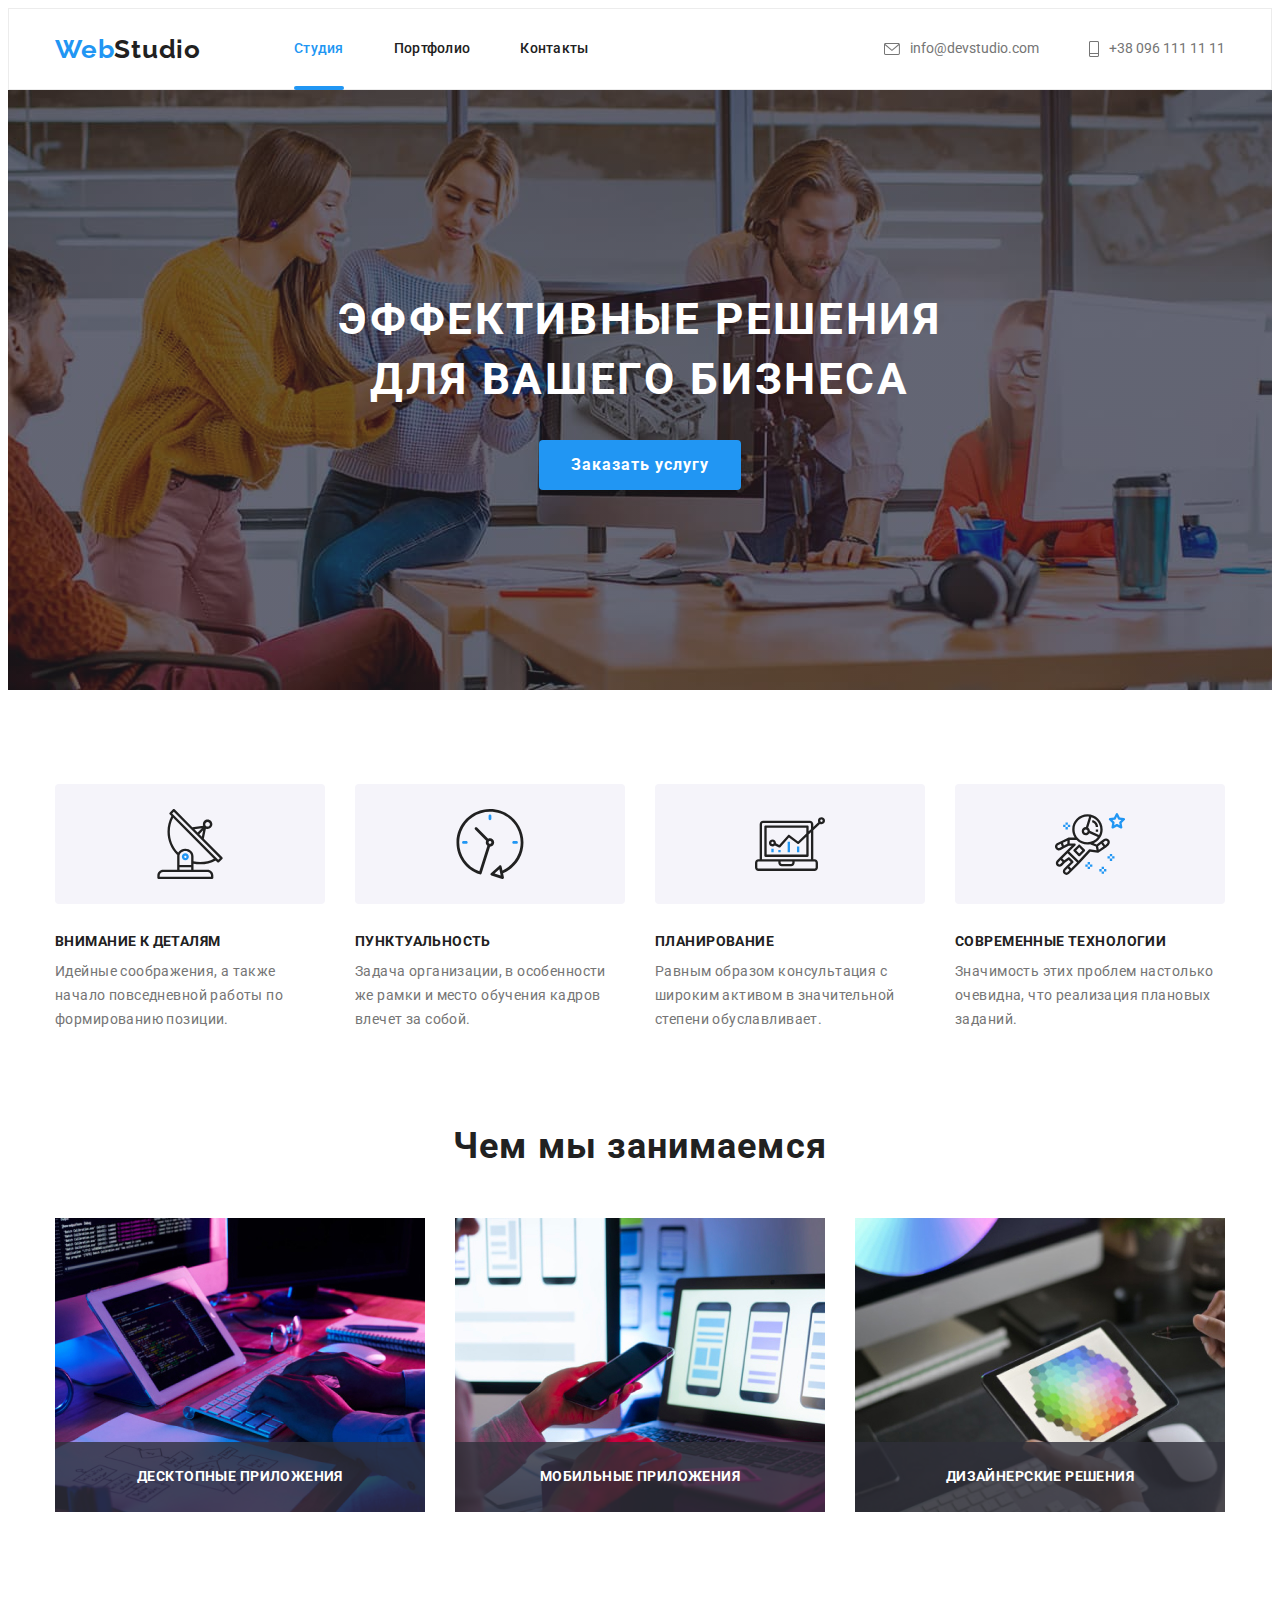
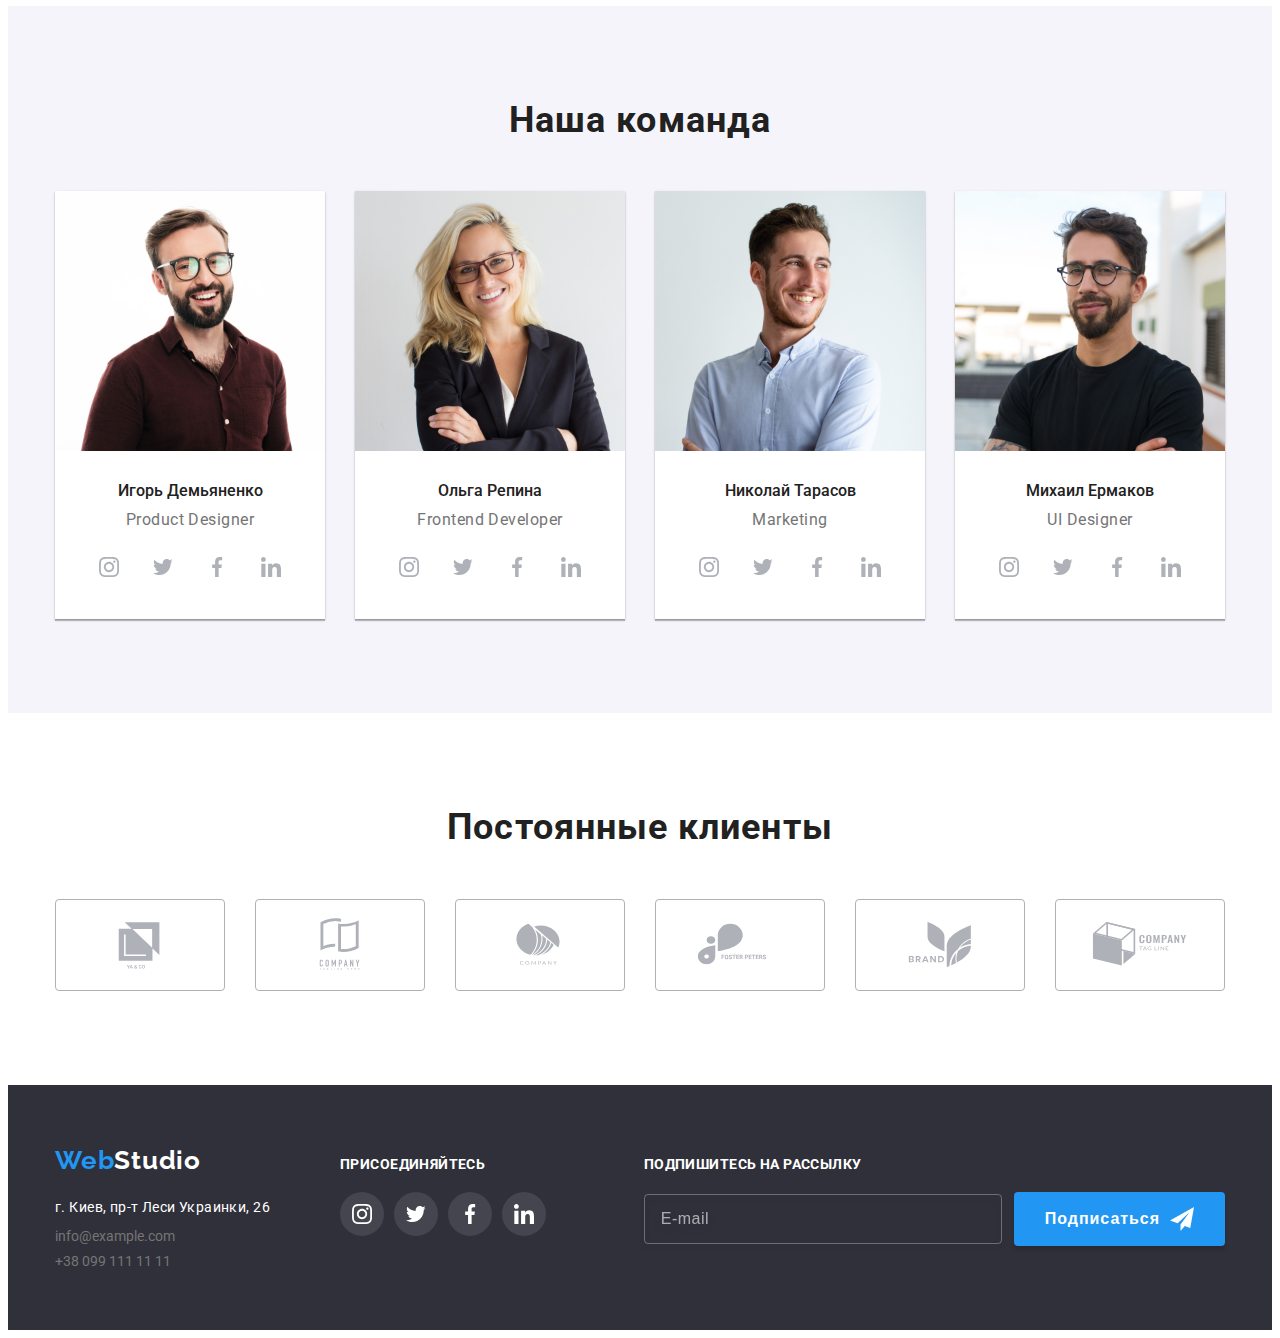
<file: index.html>
<!DOCTYPE html>
<html lang="ru">
  <head>
    <meta charset="UTF-8"/>
    <meta http-equiv="X-UA-Compatible" content="IE=edge"/>
    <meta name="viewport"content="width=device-width, initial-scale=1.0"
/>
    <title>Document</title>
    <link rel="preconnect"href="https://fonts.googleapis.com"/>
    <link rel="preconnect"href="https://fonts.gstatic.com" crossorigin/>
    <link href="https://fonts.googleapis.com/css2?family=Raleway:wght@700&family=Roboto:ital,wght@0,400;0,500;1,700;1,900&display=swap"rel="stylesheet"/>
    <link
            rel="stylesheet"
            href="https://cdnjs.cloudflare.com/ajax/libs/modern-normalize/1.1.0/modern-normalize.min.css"
            integrity="sha512-wpPYUAdjBVSE4KJnH1VR1HeZfpl1ub8YT/NKx4PuQ5NmX2tKuGu6U/JRp5y+Y8XG2tV+wKQpNHVUX03MfMFn9Q=="
            crossorigin="anonymous"
            referrerpolicy="no-referrer"
        />
        <link
        rel="stylesheet"
        href="https://cdnjs.cloudflare.com/ajax/libs/animate.css/4.1.1/animate.min.css"
      />
    <link rel="stylesheet"href="./css/styles.css"/>
  </head>
  <body>
    <header class="page-header">
      <nav class="header-container container main-nav ">
        <a class="logo  animate__animated animate__bounce" href="index.html"
        >
          <span class="web">Web</span>Studio</a>

        <ul class="site-nav list">
          <li class="item"><a href="" class="item-link nav-link-item current">Студия</a></li>
          <li class="item">
            <a href="./portfolio.html" class="item-link">Портфолио</a>
          </li>
          <li class="item"><a href="" class="item-link">Контакты</a></li>
        </ul>

        <ul class="contacts-list list">
          <li class="contacts-item">
            <a class="contacts-link link" href="mailto:info@devstudio.com">
              <svg class="contacts-icon" width="16" height="12">
                <use href="./images/sprite.svg#icon-envelope-1"></use>
              </svg>
              info@devstudio.com</a>
          </li>
          <li class="contacts-item">
            <a class="contacts-link link" href="tel:+38 096 111 11 11">
              <svg class="contacts-icon" width="10" height="16">
                <use href="./images/sprite.svg#icon-telephone"></use>
              </svg>
              +38 096 111 11 11
            </a>
          </li>
        </ul>
      </nav>
    </header>

    <main>
      <section class="hero">
        <h1 class="hero-title">ЭФФЕКТИВНЫЕ РЕШЕНИЯ <br/>ДЛЯ ВАШЕГО БИЗНЕСА</h1>
        <button type="button" class="button-primary" data-modal-open>Заказать услугу</button>
      </section>

      <section class="section">
        <div class="container">
          <h2 class="hidden">Особенности</h2>
          <ul class="feature-list">
            <li class="item">
              <div class="feature-icon-blok">
                <svg class="icon-blok" width="70" height="70">
                    <use href="./images/sprite.svg#icon-antenna"></use>
                </svg>
            </div>
              <h3 class="title">ВНИМАНИЕ К ДЕТАЛЯМ</h3> 
              <p class="features-text">Идейные соображения, а также начало повседневной работы по формированию позиции.</p>
            </li>

            <li class="item">
              <div class="feature-icon-blok">
                <svg class="icon-blok" width="70" height="70">
                    <use href="./images/sprite.svg#icon-clock"></use>
                </svg>
            </div>
              <h3 class="title">ПУНКТУАЛЬНОСТЬ</h3>
              <p class="features-text">Задача организации, в особенности же рамки и место обучения кадров влечет за собой.</p>
            </li>
            <li class="item">
              <div class="feature-icon-blok">
                <svg class="icon-blok" width="70" height="70">
                    <use href="./images/sprite.svg#icon-diagram"></use>
                </svg>
            </div>
              <h3 class="title">ПЛАНИРОВАНИЕ</h3>
              <p class="features-text">Равным образом консультация с широким активом в значительной степени обуславливает.</p>
            </li>
            <li class="item">
              <div class="feature-icon-blok">
                <svg class="icon-blok" width="70" height="70">
                    <use href="./images/sprite.svg#icon-astronaut"></use>
                </svg>
            </div>
              <h3 class="title">СОВРЕМЕННЫЕ ТЕХНОЛОГИИ</h3>
              <p class="features-text">Значимость этих проблем настолько очевидна, что реализация плановых заданий.</p>
            </li>
          </ul>
        </div>
      </section>
      <section class="section no-padding padding-bottom">
        <div class="container">
          <h2 class="section-title centered">Чем мы занимаемся</h2>
          <ul class="info-list list">
            <li class="info-item">
              <img class="info-item-img"src="./images/img1.jpg"alt="пишет код"/>
              <div class="info-box">
                <p class="info-item-text">ДЕСКТОПНЫЕ ПРИЛОЖЕНИЯ</p>
              </div>
            </li>
            <li class="info-item">
              <img class="info-item-img"src="./images/img2.jpg"alt="выбирает дизайн"width="370"/>
              <div class="info-box">
                <p class="info-item-text">МОБИЛЬНЫЕ ПРИЛОЖЕНИЯ</p>
              </div>
            </li>
            <li class="info-item">
              <img class="info-item-img"src="./images/img3.jpg"alt="выбирает цвета"width="370"/>
              <div class="info-box">
                <p class="info-item-text">ДИЗАЙНЕРСКИЕ РЕШЕНИЯ</p>
              </div>
            </li>
          </ul>
        </div>
      </section>

      <section class="section team">
        <div class="container">
          <h2 class="section-title centered">Наша команда</h2>
          <ul class="team-list list">
            <li class="team-photo">
              <img src="./images/img4.jpg" alt="Дизанер" width="270"/>
              <div class="team-description">
                <h3 class="our-team">Игорь Демьяненко</h3>
                <p class="team-text"lang="en">Product Designer</p>
                <div class="our-team-social">
                  <ul class="social-list social-list-grey">
                      <li class="social-item">
                          <a href="" class="social-link">
                              <svg class="social-icon" width="20" height="20">
                                  <use href="./images/sprite.svg#icon-instagram"></use>
                              </svg>
                          </a> 
                      </li>
                      <li class="social-item">
                          <a href="" class="social-link">
                          <svg class="social-icon" width="20" height="20">
                              <use href="./images/sprite.svg#icon-tvitter"></use>
                           </svg>
                          </a>
                      </li>
                      <li class="social-item">
                          <a href="" class="social-link">
                          <svg class="social-icon" width="20" height="20">
                              <use href="./images/sprite.svg#icon-facebook"></use>
                           </svg>
                          </a>
                          </li>
                          <li class="social-item">
                              <a href="" class="social-link">
                              <svg class="social-icon" width="20" height="20">
                                  <use href="./images/sprite.svg#icon-linkedin"></use>
                               </svg>
                              </a>
                      </li>
                  </ul>
              </div>  
              </div>
            </li>

            <li class="team-photo">
              <img src="./images/img5.jpg" alt="разработчик" width="270"/>
              <div class="team-description">
                <h3 class="our-team">Ольга Репина</h3>
                <p class="team-text" lang="en">Frontend Developer</p>
                <div class="our-team-social">
                  <ul class="social-list social-list-grey">
                      <li class="social-item">
                          <a href="" class="social-link">
                              <svg class="social-icon" width="20" height="20">
                                  <use href="./images/sprite.svg#icon-instagram"></use>
                              </svg>
                          </a> 
                      </li>
                      <li class="social-item">
                          <a href="" class="social-link">
                          <svg class="social-icon" width="20" height="20">
                              <use href="./images/sprite.svg#icon-tvitter"></use>
                           </svg>
                          </a>
                      </li>
                      <li class="social-item">
                          <a href="" class="social-link">
                          <svg class="social-icon" width="20" height="20">
                              <use href="./images/sprite.svg#icon-facebook"></use>
                           </svg>
                          </a>
                          </li>
                          <li class="social-item">
                              <a href="" class="social-link">
                              <svg class="social-icon" width="20" height="20">
                                  <use href="./images/sprite.svg#icon-linkedin"></use>
                               </svg>
                              </a>
                      </li>
                  </ul>
              </div>  
              </div>
            </li>

            <li class="team-photo">
              <img src="./images/img6.jpg" alt="маркетолог" width="270"/>
              <div class="team-description">
                <h3 class="our-team">Николай Тарасов</h3>
                <p class="team-text"lang="en">Marketing</p>
                <div class="our-team-social">
                  <ul class="social-list social-list-grey">
                      <li class="social-item">
                          <a href="" class="social-link">
                              <svg class="social-icon" width="20" height="20">
                                  <use href="./images/sprite.svg#icon-instagram"></use>
                              </svg>
                          </a> 
                      </li>
                      <li class="social-item">
                          <a href="" class="social-link">
                          <svg class="social-icon" width="20" height="20">
                              <use href="./images/sprite.svg#icon-tvitter"></use>
                           </svg>
                          </a>
                      </li>
                      <li class="social-item">
                          <a href="" class="social-link">
                          <svg class="social-icon" width="20" height="20">
                              <use href="./images/sprite.svg#icon-facebook"></use>
                           </svg>
                          </a>
                          </li>
                          <li class="social-item">
                              <a href="" class="social-link">
                              <svg class="social-icon" width="20" height="20">
                                  <use href="./images/sprite.svg#icon-linkedin"></use>
                               </svg>
                              </a>
                      </li>
                  </ul>
              </div>  
              </div>
            </li>

            <li class="team-photo">
              <img src="./images/img7.jpg" alt="ui дизайнер" width="270"/>
              <div class="team-description">
                <h3 class="our-team">Михаил Ермаков</h3>
                <p class="team-text"lang="en">UI Designer</p>
                <div class="our-team-social">
                  <ul class="social-list social-list-grey">
                      <li class="social-item">
                          <a href="" class="social-link">
                              <svg class="social-icon" width="20" height="20">
                                  <use href="./images/sprite.svg#icon-instagram"></use>
                              </svg>
                          </a> 
                      </li>
                      <li class="social-item">
                          <a href="" class="social-link">
                          <svg class="social-icon" width="20" height="20">
                              <use href="./images/sprite.svg#icon-tvitter"></use>
                           </svg>
                          </a>
                      </li>
                      <li class="social-item">
                          <a href="" class="social-link">
                          <svg class="social-icon" width="20" height="20">
                              <use href="./images/sprite.svg#icon-facebook"></use>
                           </svg>
                          </a>
                          </li>
                          <li class="social-item">
                              <a href="" class="social-link">
                              <svg class="social-icon" width="20" height="20">
                                  <use href="./images/sprite.svg#icon-linkedin"></use>
                               </svg>
                              </a>
                      </li>
                  </ul>
              </div>  
              </div>
            </li>
          </ul>
        </div>
      </section>
      <section class="section clients">
        <div class="container">
          <h2 class="section-title centered">Постоянные клиенты</h2>
          <ul class="clients-list">
          <li class="clients-list-item">
            <a href="#" class="clients-list-item-link">
              <svg class="clients-icon" width="106" height="60">
                <use href="./images/sprite.svg#icon-logo">
                </use>
              </svg>
            </a>
          </li>
          <li class="clients-list-item">
            <a href="#" class="clients-list-item-link">
              <svg class="clients-icon" width="106" height="60">
                <use href="./images/sprite.svg#icon-logo-1">
                </use>
              </svg>
            </a>
          </li>
          <li class="clients-list-item">
            <a href="#" class="clients-list-item-link">
              <svg class="clients-icon" width="106" height="60">
                <use href="./images/sprite.svg#icon-logo-2">
                </use>
              </svg>
            </a>
          </li>
          <li class="clients-list-item">
            <a href="#" class="clients-list-item-link">
              <svg class="clients-icon" width="106" height="60">
                <use href="./images/sprite.svg#icon-logo-3">
                </use>
              </svg>
            </a>
          </li>
          <li class="clients-list-item">
            <a href="#" class="clients-list-item-link">
              <svg class="clients-icon" width="106" height="60">
                <use href="./images/sprite.svg#icon-logo-4">
                </use>
              </svg>
            </a>
          </li>
          <li class="clients-list-item">
            <a href="#" class="clients-list-item-link">
              <svg class="clients-icon" width="106" height="60">
                <use href="./images/sprite.svg#icon-logo-5">
                </use>
              </svg>
            </a>
          </li>
        </ul>
        </div>
      </section>
    </main>
    <footer class="footer">
      <div class="container footer-conteiner">
          <div class="footer-iner-left">
           <a class="logo-footer" href="index.html">
             <span class="web">Web</span>Studio</a>
             <address class="contakts-address">
             <ul class="contakts-list">
             <li class="contakts-item">
              <a href="" class="address-link link">г. Киев, пр-т Леси Украинки, 26</a>
             </li>
             <li class="contakts-item">
              <a href="mailto:info@example.com" class="contacts-link link">info@example.com</a>
             </li>
             <li class="contakts-item">
              <a href="tel:+380991111111" class="contacts-link link">+38 099 111 11 11</a>
            </li>
           </ul>
           </address>
          </div>
          <div class="footer-iner-right">
            <div class="footer-social">
              <p class="footer-social-title">присоединяйтесь</p>
              <ul class="social-list">
                <li class="social-item">
                  <a href="#" class="social-link">
                    <i class="icon-instagram"></i>
                    <svg class="clients-icon" width="20" height="20">
                      <use href="./images/sprite.svg#icon-instagram-1">
                      </use>
                    </svg>
                  </a>
                </li>
                <li class="social-item">
                  <a href="#" class="social-link">
                    <i class="icon-twitter"></i>
                    <svg class="clients-icon" width="20" height="20">
                      <use href="./images/sprite.svg#icon-tvitter-1">
                      </use>
                    </svg>
                  </a>
                </li>
                <li class="social-item">
                  <a href="#" class="social-link">
                    <i class="icon-facebook"></i>
                    <svg class="clients-icon" width="20" height="20">
                      <use href="./images/sprite.svg#icon-facebook-1">
                      </use>
                    </svg>
                  </a>
                </li>
                <li class="social-item">
                  <a href="#" class="social-link">
                    <i class="icon-linkedin"></i>
                    <svg class="clients-icon" width="20" height="20">
                      <use href="./images/sprite.svg#icon-linkedin-1">
                      </use>
                    </svg>
                  </a>
                </li>
              </ul>
            </div>
          </div>
          <form class="footer-form">
            <p class="footer-form-head">ПОДПИШИТЕСЬ НА РАССЫЛКУ</p>
            <div class="footer-form-box">
              <label class="footer-form-label">
                <input class="footer-form-input" type="email" placeholder="E-mail">
              </label>
              <button class="footer-form-btn" type="submit">Подписаться
              <svg class="footer-form-icon" width="24" height="24">
                <use href="./images/sprite.svg#icon-icon-send-1"></use>
              </svg>
            </button>
            </div>
          </form>
      </div>
    </footer>
    <div class="backdrop is-hidden" data-modal>
    <div class="modal">
      <button type="button" class="modal-btn" data-modal-close>
        <svg class="modal-close-icon" width="11" height="11">
          <use href="./images/sprite.svg#icon-close">
          </use>
        </svg>
      </button>
        <form action="#" class="modal-form">
          <p class="modal-form-head">
            Оставьте свои данные, мы вам перезвоним
          </p>
          
          <label for="" class="modal-form-field">
            Имя
            <span class="modal-form-wrapper">
              <input type="text" class="modal-form-input" name="user-name"
              minlength="2"pattern="[a-zA-Zа-яёА-ЯЁ]+"
              title="Имя должно содержать символы кириллицы или латиницы"
              required
              />
            <svg class="modal-form-icon" width="18" height="18">
              <use href="./images/sprite.svg#icon-Vector-1-1">
              </use>
            </svg>
          </span>    
          </label>
          <label for="" class="modal-form-field">
            Телефон
            <span class="modal-form-wrapper">
              <input type="tel" class="modal-form-input" name="user-tel"/>
              <svg class="modal-form-icon" width="18" height="18">
                <use href="./images/sprite.svg#icon-telephon">
                </use>
              </svg>
            </span> 
          </label> 
          <label for="" class="modal-form-field">
            Почта
            <span class="modal-form-wrapper">
              <input type="mail" class="modal-form-input" name="user-mail"/>
            <svg class="modal-form-icon" width="21" height="21">
              <use href="./images/sprite.svg#icon-envelope">
              </use>
            </svg>
            </span>  
          </label>
          <label for="" class="modal-form-field-message">Комментарий<textarea
            class="modal-form-message"name="user-message"placeholder="Введите текст"></textarea>
          </label>
          <input type="checkbox" id="acept-policy"
          class="modal-form-checkbox visually-hidden">
          <label for="acept-policy" class="modal-form-checkbox-label">Соглашаюсь с рассылкой и принимаю&nbsp;
            <span class="checkbox-icon"></span><a class="checkbox-link" href="#">Условия договора</a>
          </label>
          <button class="modal-form-button" type="submit">Отправить</button>
        </form>
    </div>
    </div>
  </body>
  <script src="./js/modal.js"></script>
</html>
</file>
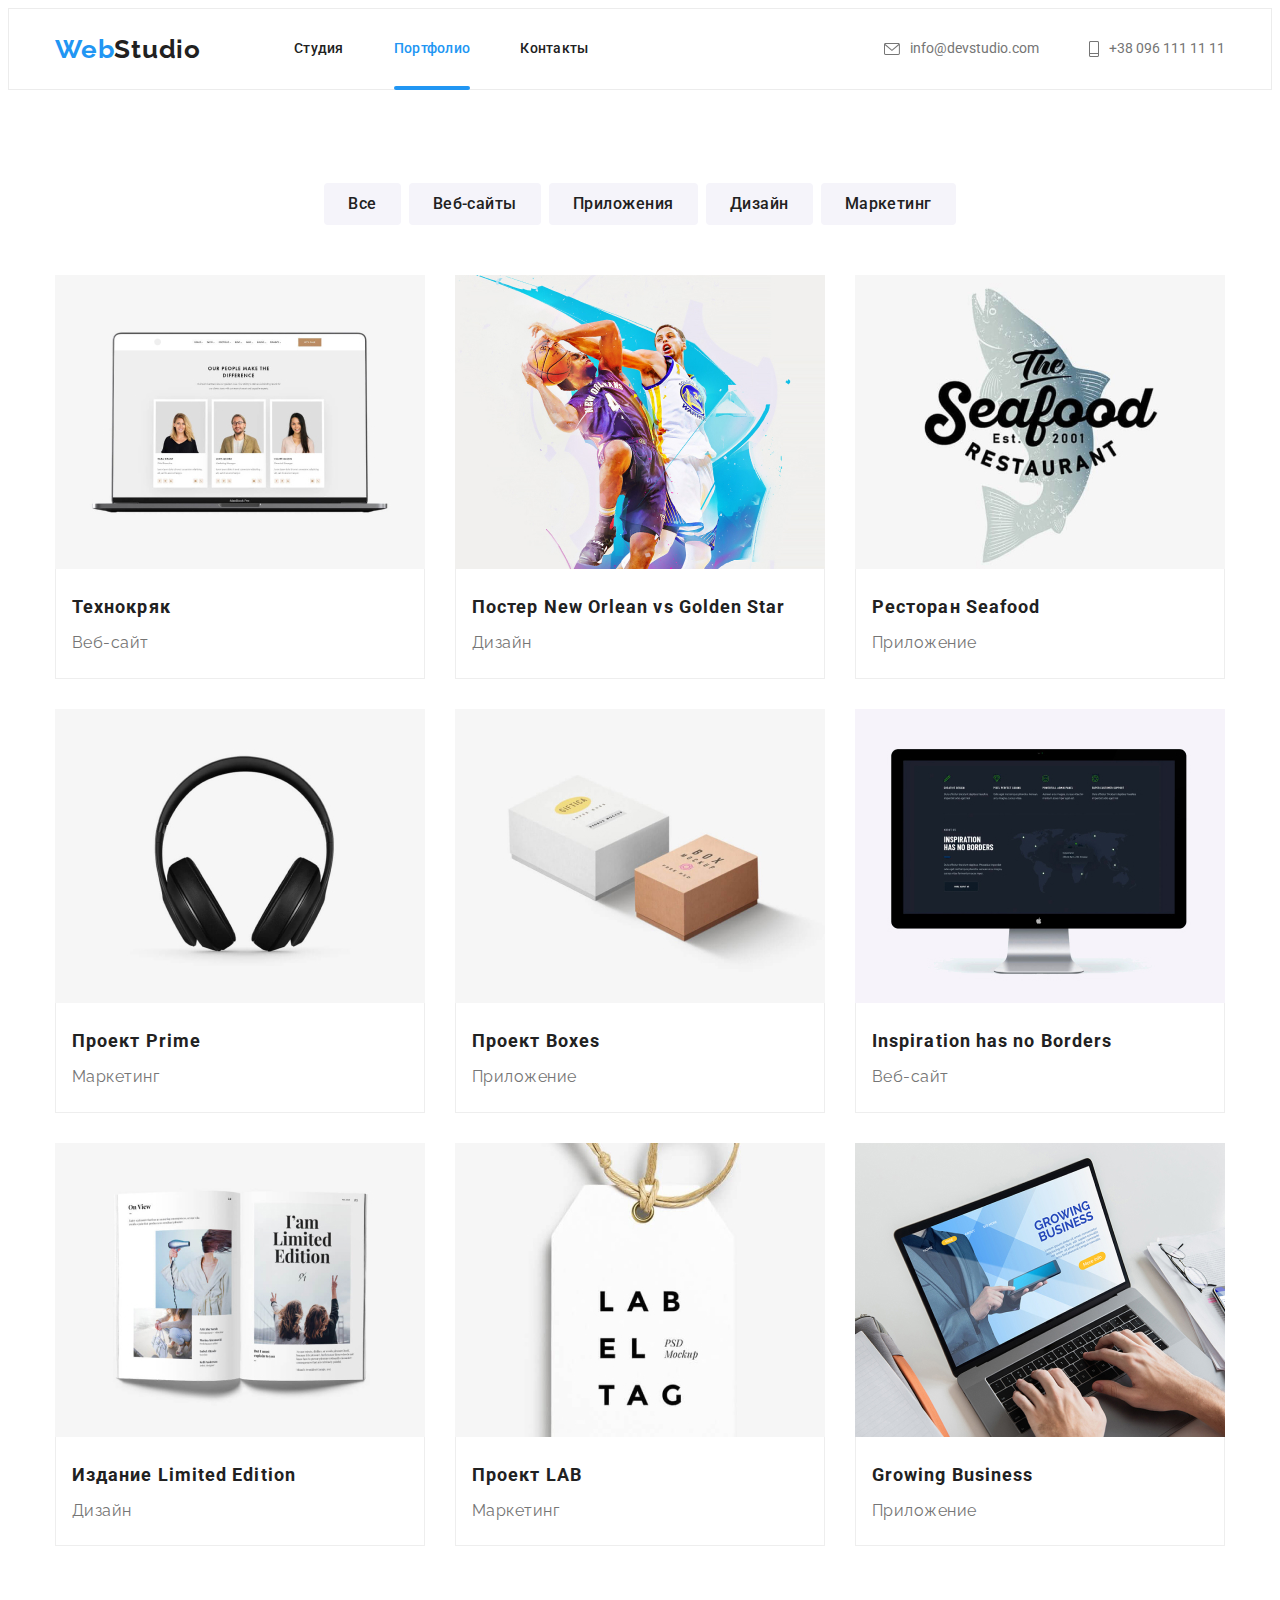
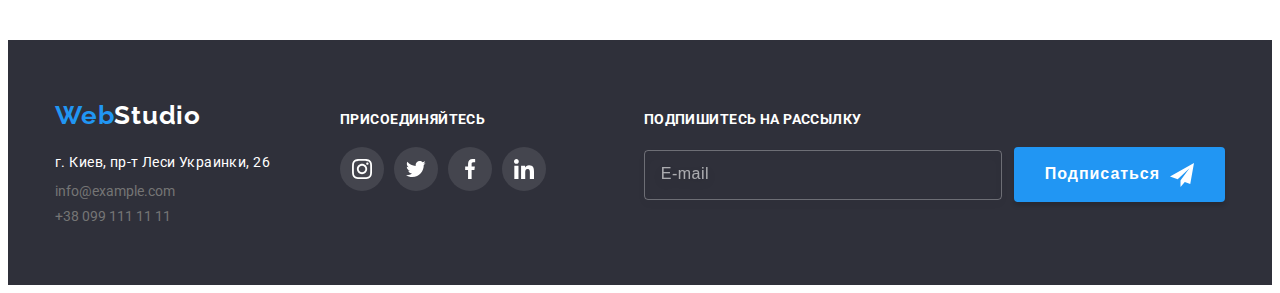
<file: portfolio.html>
<!DOCTYPE html>
<html lang="ru">
  <head>
    <meta charset="UTF-8"/>
    <meta http-equiv="X-UA-Compatible" content="IE=edge"/>
    <meta name="viewport"content="width=device-width, initial-scale=1.0"
/>
    <title>Document</title>
    <link rel="preconnect"href="https://fonts.googleapis.com"/>
    <link rel="preconnect"href="https://fonts.gstatic.com" crossorigin/>
    <link href="https://fonts.googleapis.com/css2?family=Raleway:wght@700&family=Roboto:ital,wght@0,400;0,500;1,700;1,900&display=swap"rel="stylesheet"/>
    <link
            rel="stylesheet"
            href="https://cdnjs.cloudflare.com/ajax/libs/modern-normalize/1.1.0/modern-normalize.min.css"
            integrity="sha512-wpPYUAdjBVSE4KJnH1VR1HeZfpl1ub8YT/NKx4PuQ5NmX2tKuGu6U/JRp5y+Y8XG2tV+wKQpNHVUX03MfMFn9Q=="
            crossorigin="anonymous"
            referrerpolicy="no-referrer"
        />
        <link
        rel="stylesheet"
        href="https://cdnjs.cloudflare.com/ajax/libs/animate.css/4.1.1/animate.min.css"
      />
    <link rel="stylesheet"href="./css/styles.css"/>
  </head>
<body>
  <header class="page-header">
    <nav class="header-container container main-nav">
      <a class="logo" href="index.html">
        <span class="web">Web</span>Studio</a>

      <ul class="site-nav list">
        <li class="item"><a href="./index.html" class="item-link">Студия</a></li>
        <li class="item">
          <a href="./portfolio.html" class="item-link nav-link-item current">Портфолио</a>
        </li>
        <li class="item"><a href="" class="item-link">Контакты</a></li>
      </ul>

      <ul class="contacts-list list">
        <li class="contacts-item">
          <a class="contacts-link link" href="mailto:info@devstudio.com">
            <svg class="contacts-icon" width="16" height="12">
              <use href="./images/sprite.svg#icon-envelope-1"></use>
            </svg>
            info@devstudio.com</a>
        </li>
        <li class="contacts-item">
          <a class="contacts-link link" href="tel:+38 096 111 11 11">
            <svg class="contacts-icon" width="10" height="16">
              <use href="./images/sprite.svg#icon-telephone"></use>
            </svg>
            +38 096 111 11 11
          </a>
        </li>
      </ul>
    </nav>
  </header>
    <main>
        <section class="section">
            <div class="container">
                <h1 class="visually-hidden">Портфолио</h1>
                <ul class="filter-list list">
                    <li class="filter-item"><button type="button"class="filter-btn active">Все</button>
                    </li>
                    <li class="filter-item"><button type="button"class="filter-btn">Веб-сайты</button>
                    </li>
                    <li class="filter-item"><button type="button"class="filter-btn">Приложения</button>
                    </li>
                    <li class="filter-item"><button type="button"class="filter-btn">Дизайн</button>
                    </li>
                    <li class="filter-item"><button type="button"class="filter-btn">Маркетинг</button>
                    </li>
                </ul>
                <ul class="flex-container">
                    <li class="flex-element">
                      <a href="" class="portfolio-link">
                        <div class="box-images">
                        <img src="./images/img(1.jpg" width="370"/>
                        <div class="overlay">
                          <p class="overlay-text">Технокряк это современая площадка распространения коронавируса. Компании используют эту платформу для цифрового шпионажа и атак на защищённые сервера конкурентов.</p>
                        </div>
                      </div>

                    <div class="box-title">
                        <h2 class="portfolio-work">Технокряк</h2>
                        <p class="portfolio-text">Веб-сайт</p>
                    </div>
                      </a>
                    </li>

                    <li class="flex-element">
                      <a href="" class="portfolio-link">
                        <div class="box-images">
                        <img src="./images/img(2.jpg"width="370"/>
                        <div class="overlay">
                          <p class="overlay-text">Технокряк это современая площадка распространения коронавируса. Компании используют эту платформу для цифрового шпионажа и атак на защищённые сервера конкурентов.</p>
                        </div>
                      </div>

                    <div class="box-title">
                        <h2 class="portfolio-work">Постер New Orlean vs Golden Star</h2>
                        <p class="portfolio-text">Дизайн</p>
                    </div>
                      </a>
                    
                    </li>

                    <li class="flex-element">
                      <a href="" class="portfolio-link">
                        <div class="box-images">
                        <img src="./images/img(3.jpg"width="370"/>
                        <div class="overlay">
                          <p class="overlay-text">Технокряк это современая площадка распространения коронавируса. Компании используют эту платформу для цифрового шпионажа и атак на защищённые сервера конкурентов.</p>
                        </div>
                      </div>

                    <div class="box-title">
                        <h2 class="portfolio-work">Ресторан Seafood</h2>
                        <p class="portfolio-text">Приложение</p>

                    </div>
                      </a>

                    </li>

                    <li class="flex-element">
                      <a href="" class="portfolio-link">
                        <div class="box-images">
                        <img src="./images/img(4.jpg"width="370"/>
                        <div class="overlay">
                          <p class="overlay-text">Технокряк это современая площадка распространения коронавируса. Компании используют эту платформу для цифрового шпионажа и атак на защищённые сервера конкурентов.</p>
                        </div>
                      </div>

                    <div class="box-title">
                        <h2 class="portfolio-work">Проект Prime</h2>
                        <p class="portfolio-text">Маркетинг</p>
                    </div>
                      </a>

                    </li>

                    <li class="flex-element">
                      <a href="" class="portfolio-link">
                        <div class="box-images">
                        <img src="./images/img(5.jpg"width="370"/>
                        <div class="overlay">
                          <p class="overlay-text">Технокряк это современая площадка распространения коронавируса. Компании используют эту платформу для цифрового шпионажа и атак на защищённые сервера конкурентов.</p>
                        </div>
                      </div>

                    <div class="box-title">
                        <h2 class="portfolio-work">Проект Boxes</h2>
                        <p class="portfolio-text">Приложение</p>
                    </div>
                      </a>

                    </li>

                    <li class="flex-element">
                      <a href="" class="portfolio-link">
                        <div class="box-images">
                        <img src="./images/img(6.jpg"width="370"/>
                        <div class="overlay">
                          <p class="overlay-text">Технокряк это современая площадка распространения коронавируса. Компании используют эту платформу для цифрового шпионажа и атак на защищённые сервера конкурентов.</p>
                        </div>
                      </div>
                        
                    <div class="box-title">
                        <h2 class="portfolio-work">Inspiration has no Borders</h2>
                        <p class="portfolio-text">Веб-сайт</p>
                    </div>
                      </a>
                </li>

                    <li class="flex-element">
                      <a href="" class="portfolio-link">
                        <div class="box-images">
                        <img src="./images/img(7.jpg"width="370"/>
                        <div class="overlay">
                          <p class="overlay-text">Технокряк это современая площадка распространения коронавируса. Компании используют эту платформу для цифрового шпионажа и атак на защищённые сервера конкурентов.</p>
                        </div>
                      </div>

                    <div class="box-title">
                        <h2 class="portfolio-work">Издание Limited Edition</h2>
                        <p class="portfolio-text">Дизайн</p>
                    </div>
                      </a>
                </li>

                    <li class="flex-element">
                      <a href="" class="portfolio-link">
                        <div class="box-images">
                        <img src="./images/img(8.jpg"width="370"/>
                        <div class="overlay">
                          <p class="overlay-text">Технокряк это современая площадка распространения коронавируса. Компании используют эту платформу для цифрового шпионажа и атак на защищённые сервера конкурентов.</p>
                        </div>
                      </div>
                        
                    <div class="box-title">
                        <h2 class="portfolio-work">Проект LAB</h2>
                        <p class="portfolio-text">Маркетинг</p>
                    </div>
                    </a>
                 </li>

                 <li class="flex-element">
                  <a href="" class="portfolio-link">
                    <div class="box-images">
                        <img src="./images/img(9.jpg"width="370"/>
                        <div class="overlay">
                          <p class="overlay-text">Технокряк это современая площадка распространения коронавируса. Компании используют эту платформу для цифрового шпионажа и атак на защищённые сервера конкурентов.</p>
                        </div>
                      </div>
                        
                    <div class="box-title">
                        <h2 class="portfolio-work">Growing Business</h2>
                        <p class="portfolio-text">Приложение</p>
                    </div>
                    </a>
                 </li>
              </ul>
            </div>
            
      </section>
    </main>
    <footer class="footer">
      <div class="container footer-conteiner">
          <div class="footer-iner-left">
           <a class="logo-footer" href="index.html">
             <span class="web">Web</span>Studio</a>
             <address class="contakts-address">
             <ul class="contakts-list">
             <li class="contakts-item">
              <a href="" class="address-link link">г. Киев, пр-т Леси Украинки, 26</a>
             </li>
             <li class="contakts-item">
              <a href="mailto:info@example.com" class="contacts-link link">info@example.com</a>
             </li>
             <li class="contakts-item">
              <a href="tel:+380991111111" class="contacts-link link">+38 099 111 11 11</a>
            </li>
           </ul>
           </address>
          </div>
          <div class="footer-iner-right">
            <div class="footer-social">
              <p class="footer-social-title">присоединяйтесь</p>
              <ul class="social-list">
                <li class="social-item">
                  <a href="#" class="social-link">
                    <i class="icon-instagram"></i>
                    <svg class="clients-icon" width="20" height="20">
                      <use href="./images/sprite.svg#icon-instagram-1">
                      </use>
                    </svg>
                  </a>
                </li>
                <li class="social-item">
                  <a href="#" class="social-link">
                    <i class="icon-twitter"></i>
                    <svg class="clients-icon" width="20" height="20">
                      <use href="./images/sprite.svg#icon-tvitter-1">
                      </use>
                    </svg>
                  </a>
                </li>
                <li class="social-item">
                  <a href="#" class="social-link">
                    <i class="icon-facebook"></i>
                    <svg class="clients-icon" width="20" height="20">
                      <use href="./images/sprite.svg#icon-facebook-1">
                      </use>
                    </svg>
                  </a>
                </li>
                <li class="social-item">
                  <a href="#" class="social-link">
                    <i class="icon-linkedin"></i>
                    <svg class="clients-icon" width="20" height="20">
                      <use href="./images/sprite.svg#icon-linkedin-1">
                      </use>
                    </svg>
                  </a>
                </li>
              </ul>
            </div>
          </div>
          <form class="footer-form">
            <p class="footer-form-head">ПОДПИШИТЕСЬ НА РАССЫЛКУ</p>
            <div class="footer-form-box">
              <label class="footer-form-label">
                <input class="footer-form-input" type="email" placeholder="E-mail">
              </label>
              <button class="footer-form-btn" type="submit">Подписаться
              <svg class="footer-form-icon" width="24" height="24">
                <use href="./images/sprite.svg#icon-icon-send-1"></use>
              </svg>
            </button>
            </div>
          </form>
      </div>
    </footer>
  </body>
</html>
</file>
<file: css/styles.css>
:root {
  --primary-text-color: #757575;
  --title-text-color: #212121;
  --accent-color: #2196f3;
  --background-color: #f5f4fa;
  --hero-color: #ffffff;
  --primary-bg-color: #e5e5e5;
  --background-color-two: #2f303a;
  --stroke-color: #ececec;
  --grey-color: #AFB1B8;
}

* {
box-sizing: border-box;
} 


/* base style */

body {
  background-color: var(--hero-color);
  color: var(--primary-text-color);
  font-family: Roboto, sans-serif;}


.container {
  width: 1200px;
  padding-left: 15px;
  padding-right: 15px;
  margin: 0 auto;
  
}

img {
  display: block;
  max-width: 100%;
  height: auto; 
}

ul,
li {
  padding: 0;
  margin: 0;
  list-style: none;
}

/* logo */

.logo {
  color: var(--title-text-color);
  font-family: Raleway, sans-seri;
  font-weight: bold;
  font-size: 26px;
  line-height: 1.19px;
  letter-spacing: 0.03em;
  text-decoration: none;
  display: block;
  margin-right: 93px;
  padding-top: 24px;
  padding-bottom: 24px;
}

.web {
  color: var(--accent-color);
  font-family: Raleway;
  font-weight: bold;
  font-size: 26px;
  line-height: 1.19;
  letter-spacing: 0.03em;
}

.list {
  list-style: none;
  padding: 0;
  margin: 0;
  display: flex;
  flex-wrap: wrap;
  
}

/* main nav */

.main-nav {
  display: flex;
  align-items: center;
}

/* site nav */

.header-container {
  display: flex;
  align-items: center;

}

.page-header {
  border: 1px solid var(--stroke-color);
}

.site-nav {
  display: flex;
  align-items: center;
  margin-right: auto;
}

.site-nav .item {
  margin-right: 50px;
  display: block;
}

.site-nav .item:last-child {
  margin-right: 0;
}

.site-nav .item:not(:last-child) {
  margin-right: 50px;
}

.contacts-list {
  display: flex;
  
  
}



.contacts-list .contacts-item:not(:last-child) {
  margin-right: 50px;
}

.contacts-list .contacts-item {
  display: block;
  
}

.item-link {
  display: flex;
  color: var(--title-text-color);
  font-weight: 500;
  font-size: 14px;
  line-height: 1.14;
  letter-spacing: 0.02em;
  text-decoration: none;
  padding-top: 32px;
  padding-bottom: 32px;
  transition: color 250ms cubic-bezier(0.4, 0, 0.2, 1);
  position: relative;
  
}

.nav-link-item::after {
  content: "";
  width: 100%;
  position: absolute;
  height: 4px;
  border-radius: 2px;
  bottom: -1px ;
  display: block;
  background-color: var(--accent-color);
}


.site-nav .item-link:hover,
.site-nav .item-link:focus,
.site-nav .item-link.current {
  color: var(--title-text-color);
  color: var(--accent-color);
}




.contacts-link {
  display: flex;
  font-weight: 400;
  font-size: 14px;
  line-height: 1.14;
  color: var(--primary-text-color);
  padding-top: 32px;
  padding-bottom: 32px;
  text-decoration: none;
  align-items: center;
  transition: color 250ms cubic-bezier(0.4, 0, 0.2, 1);
 
}

.contacts-link:hover,
.contacts-link:focus {
  color: var(--accent-color);
}

.contacts-icon {
  fill: currentColor;
  margin-bottom: 0px;
  margin-right: 10px;
  padding-top: 0;
  
  
}

/* Hero.*/

.hero {
  background-color: var(--background-color-two);
  text-align: center;
  padding-top: 200px;
  padding-bottom: 200px;
  background-image: linear-gradient(rgba(47, 48, 58, 0.4),rgba(47, 48, 58, 0.4)), url(../images/background.jpg);
  background-repeat: no-repeat;
  background-size: cover;
  background-position: center;
  max-width: 1600px;
  height: 600px;
  margin: 0 auto;
}

.hero-title {
  margin-top: 0%;
  margin-bottom: 30px;

  color: var(--hero-color);
  background-color: var();
  font-weight: 900px;
  font-size: 44px;
  line-height: 1.36;

  letter-spacing: 0.06em;
}

/* section */

.hidden {
  position: absolute;
  white-space: nowrap;
  width: 1px;
  height: 1px;
  overflow: hidden;
  border: 0;
  padding: 0;
  clip: rect(0 0 0 0);
  clip-path: inset(50%);
  margin: -1px;
}

.team {
  background-color: var(--background-color);
}

.section-title {
  margin-top: 0;
  margin-bottom: 50px;
  color: var(--title-text-color);
  font-weight: bold;
  font-size: 36px;
  line-height: 1.16;
  letter-spacing: 0.03em;
}

.section-title.centered {
  text-align: center;
}

.team-description {
  padding: 30px 32px;
}

/* features */

.section {
  margin: 0 auto;
  padding-top: 94px;
  padding-bottom: 94px;
}


.section.no-padding {
  padding-top: 0px;
  padding-bottom: 0px;
}
.section.padding-bottom {
  padding-bottom: 94px;
}

.feature-list {
  display: flex;
  padding: 0;
}

.feature-list .item {
  width: 270px;
  margin: 0 auto;
  margin-left: 0;
}

.item:not(:last-child) {
  margin-right: 30px;
}

.feature-list,
title {
  margin: 0;
  color: var(--title-text-color);
  font-size: 14px;
  line-height: 1.14;
  letter-spacing: 0.03em;
  list-style: none;
}

.title {
  margin-bottom: 10px;
  margin-top: 0;

  color: var(--title-text-color);
  font-size: 14px;
  line-height: 1.14;
  letter-spacing: 0.03em;
  list-style: none;
}

.features-text {
  margin-top: 0px;
  margin-bottom: 0px;

  color: var(--primary-text-color);
  font-weight: normal;
  font-size: 14px;
  line-height: 1.71;
  letter-spacing: 0.03em;
}

.feature-icon-blok {
  height: 120px;
  background-color: var(--background-color);
  border-radius: 4px;
  display: flex;
  justify-content: center;
  align-items: center;
  margin-bottom: 30px;
}

.info-list,
.team-list {
  margin-left: -30px;
}


.info-item,
.team-photo {

  margin-left: 30px;
  width: calc(100% / 3 - 30px);
}

.info-item {
  position: relative;
}

.info-item-img {
  display: block;
  max-width: 100%;
  height: auto;
}

.info-box {
  width: 100%;
  height: 70px;
  justify-content: center;
  align-items: center;
  display: flex;
  background-color: rgba(47,48,58,0.8);
  position: absolute;
  bottom: 0;

}

.info-item-text {
  margin: 0;
  font-weight: bold;
  font-size: 14px;
  line-height: 1.14;
  letter-spacing: 0.03em;
  text-transform: uppercase;
  color: var(--hero-color);
}


.team-photo {
  flex-wrap: wrap;
  width: 270px;
  padding: 0;

  background: #ffffff;
  box-shadow: 0px 1px 3px rgb(0, 0, 0, 0.12), 0px 1px 1px rgb(0, 0, 0, 0.14),
    0px 2px 1px rgba(0, 0, 0, 0.2);
}

/* Button */
.button-primary {
  display: inline-block;
  border: 1px solid transparent;
  padding: 10px 32px;
  border-radius: 4px;
  min-width: 200px;
  color: var(--title-text-color);
  background-color: var(--primary-bg-color);
  font-family: Roboto;
  font-weight: bold;
  font-size: 16px;
  line-height: 1.9;
  text-align: center;
  letter-spacing: 0.06em;
  transition: background-color 250ms cubic-bezier(0.4, 0, 0.2, 1);
  
}



.button-primary {
  background-color: var(--accent-color);
  color: var(--hero-color);
  cursor: pointer;
  border-radius: 4px;
  box-shadow: 0px 4px 4px rgba(0, 0, 0, 0.15);
  border-style: none;
  
 
}

.button-primary:hover,
.button-primary:focus {
  background-color: #188CE8
}

.our-team {
  font-weight: 500;
  font-size: 16px;
  line-height: 1.19;
  color: var(--title-text-color);
  margin-bottom: 10px;
  margin-top: 0;
}


.team-text {
  margin-bottom: 16;
  margin-top: 0px;
  font-size: 16px;
  line-height: 1.19;
  color: var(--primary-text-color);
  letter-spacing: 0.03em;
 
}

.our-team,
.team-text {
  text-align: center;
}

/* footer */

.footer-conteiner {
  display: flex;
  align-items: baseline;
}


.footer .contacts-link {
  padding: 0;
}


.footer-item {
  display: flex;

  width: 1200px;
  padding-left: 15px;
  padding-right: 15px;
  padding-top: 94px;
  padding-bottom: 94px;
}

.footer {
  background-color: var(--background-color-two);
  padding-top: 60px;
  padding-bottom: 60px;
}

.footer-inner {
display: flex;
flex-wrap: wrap;
}

.footer-inner-right {
margin-left: 70px;

}

.logo-footer {
  margin-right: 0;
  margin-bottom: 20px;
  display: block;

  color: var(--hero-color);
  font-family: Raleway;
  font-weight: bold;
  font-size: 26px;
  line-height: 1.19px;
  letter-spacing: 0.03em;
  text-decoration: none;
}

.footer-link-light {
  font-family: "Raleway";
  font-weight: bold;
  font-size: 26px;
  line-height: 1.19;
  letter-spacing: 0.03em;
  color: var(--primery-title-color);
}

.contakts-address {
  font-style: inherit;
}

.contakts-list {
  list-style: none;
  padding: 0;
  margin: 0;
}

.contakts-item {
  margin-bottom: 9px;
}
.contakts-item:last-child {
  margin-bottom: 0;
}

.address-link {
  margin-bottom: 9px;

  font-size: 14px;
  line-height: 1.71;
  letter-spacing: 0.03em;
  color: var(--hero-color);
  background-color: var(--background-color-two);
  text-decoration: none;
}


.footer-social {
  margin-left: 70px;
}

.footer-social-title {
  margin: 0;
  margin-bottom: 20px;
  color: var(--hero-color);
  text-transform: uppercase;
  font-weight: bold;
  font-size: 14px;
  line-height: 16px;
  letter-spacing: 0.03em;
  
}

.social-list {
  display: flex;
  justify-content: center;
  
}

.social-item {
  align-items: center;
}

.social-item:not(:last-child) {
  margin-right: 10px;
}


.social-link {
  text-decoration: none;
  width: 44px;
  height: 44px;
  border-radius: 50%;
  background: rgba(255, 255, 255,0.1);
  display: flex;
  align-items: center;
  justify-content: center;
  color: var(--hero-color);
  transition: background-color 250ms cubic-bezier(0.4, 0, 0.2, 1);

}


.social-link:hover .social-icon,
.social-link:focus .social-icon {
  fill: #ffffff;
  

}

.social-icon {
  fill: #AFB1B8;
  transition: fill 250ms cubic-bezier(0.4, 0, 0.2, 1);
  
}



.social-list_grey {
justify-content: center;
}

.social-list_grey .social-link {
  color:var(--grey-color);
  
}



.social-link:hover,
.social-link:focus,
.social-list_grey .social-link:hover,
.social-list_grey .social-link:focus {
   background-color: var(--accent-color);
   color: var(--hero-color);
   transition: background-color 250ms cubic-bezier(0.4, 0, 0.2, 1);

}

/* footer-iner-right */

.footer-form {
  margin-left: auto;
}

.footer-form-head {
  margin: 0;
  margin-bottom: 20px;
  font-weight: bold;
  font-size: 14px;
  line-height: 16px;
  letter-spacing: 0.03em;
  text-transform: uppercase;
  color: var(--hero-color);
}

.footer-form-box{
  display: flex;
  align-items: center;
}

.footer-form-label{
  margin-right: 12px;
}

.footer-form-input {
  outline: none;
  padding: 15px 16px;
  width: 358px;
  height: 50px;
  color: var(--hero-color);
  border: 1px solid rgba(255, 255, 255, 0.3);
  box-sizing: border-box;
  filter: drop-shadow(0px 4px 4px rgba(0, 0, 0, 0.15));
  border-radius: 4px;
  background-color: transparent;

}

.footer-form-label:hover,
.footer-form-label:focus {
  color: #188CE8;
}


.footer-form-input::placeholder {
  font-size: 16px;
  line-height: 1.25;
  letter-spacing: 0.03em;
  color: rgba(255, 255, 255, 0.6);
}

.footer-form-btn {
  display: flex;
  align-items: center;
  padding: 10px 29px;
  background-color: var(--accent-color);
  box-shadow: 0px 4px 4px rgba(0, 0, 0, 0.15);
  border-radius: 4px;
  border-color: transparent;
  font-weight: bold;
  font-size: 16px;
  line-height: 1.88;
  letter-spacing: 0.06em;
  color: var(--hero-color);
  
}

.footer-form-icon {
  margin-left: 10px;
}

/* portfolio */

.filter-list {
  margin-bottom: 50px;
  display: flex;
  justify-content: center;
}

.filter-item:not(:last-child) {
  margin-right: 8px;
}

.portfolio-link {
  display: block;
}

.portfolio-link {
  text-decoration: none;
}

.portfolio-link:hover,
.portfolio-link:focus {
  box-shadow: 0px 1px 1px rgba(0, 0, 0, 0.12), 0px 4px 4px rgba(0, 0, 0, 0.06), 1px 4px 6px rgb(0, 0, 0, 0.16);
}



.filter-btn {
 border-radius: 4px;
 padding: 6px 22px;
 border-color: transparent;
 min-height: 38px;
 font-family: inherit;
 font-weight: 500;
 font-size: 16px;
 line-height: 1.63;
 text-align: center;
 letter-spacing: 0.03em;
 color: var(--title-text-color);
 background-color: var(--background-color);
 transition: color 250ms cubic-bezier(0.4, 0, 0.2, 1), background-color 250ms cubic-bezier(0.4, 0, 0.2, 1);

}


.filter-btn:hover,
.filter-btn:focus,
filter-btnactive {
  color: var(--hero-color);
  background-color: var(--accent-color);
  box-shadow: 0px 3px 1px rgba(0, 0, 0, 0.1), 0px 1px 2px rgba(0, 0, 0, 0.08), 0px 2px 2px rgba(0, 0, 0, 0.12);
  transition: color 250ms cubic-bezier(0.4, 0, 0.2, 1), background-color 250ms cubic-bezier(0.4, 0, 0.2, 1), box-shadov 250ms cubic-bezier(0.4, 0, 0.2, 1);

}



.list-point {
  list-style: none;
}

/*  */

.flex-container {
  display: flex;
  flex-wrap: wrap;
  justify-content: center;
  margin-left:0px;
  list-style: none;
}

.flex-element:nth-child(3n) {
  margin-right: 0;
}
 
 .flex-element:nth-child(-n + 6) {
   margin-bottom: 30px;
 }

.flex-element {

  margin-right: 30px;
  width: 370px;
}


.box-title {
  min-width: 322px;
  padding: 20px 16Px;
  border-bottom: 1px solid #EEEEEE;
  border-right: 1px solid #EEEEEE;
  border-left: 1px solid #EEEEEE;
}

.visually-hidden {
  white-space: nowrap;
  width: 1px;
  height: 1px;
  overflow: hidden;
  border: 0;
  padding: 0;
  clip: rect(0 0 0 0);
  clip-path: inset(50%);
  margin: -1px;
}

.portfolio-work {
  margin-bottom: 4px;
  margin-top: 0;

  color: var(--title-text-color);
  font-weight: bold;
  font-size: 18px;
  line-height: 2;
  letter-spacing: 0.06em;
}

.portfolio-text {
  margin: 0;
  color: var(--primary-text-color);
  font-family: Raleway, sans-seri;
  font-size: 16px;
  line-height: 1.8;
  letter-spacing: 0.03em;
}

/* clients */

.clients-list {
  display: flex;
  margin-left: -30px;
  align-items: center;
  flex-wrap: wrap;
 

}

.clients-list-item {
  width: calc(100% / 6 - 30px);
  margin-left: 30px;
}

.clients-list-item-link:hover,
.clients-list-item-link:focus {
  border: 1px solid var(--accent-color); 
  transition: fill 250ms cubic-bezier(0.4, 0, 0.2, 1);

}

.clients-list-item-link {

  width: 170px;
  height: 92px;
  display: flex;
  justify-content: center;
  align-items: center;
  border-radius: 4px;
  border: 1px solid var(--grey-color);
  transition: fill 250ms cubic-bezier(0.4, 0, 0.2, 1);
  
}

.clients-icon {
  fill: var(--grey-color);
  transition: fill 250ms cubic-bezier(0.4, 0, 0.2, 1);

}


.clients-list-item-link:hover .clients-icon,
.clients-list-item-link:focus .clients-icon {
 fill: var(--accent-color);
}


/* overlay */

.box-images {
  position: relative;
  overflow: hidden;
}


  
.overlay {
  position: absolute;
  bottom: 0;
  right: 0;
  opacity: 0;
  transform: translateY(100%);
  transition: transform 250ms cubic-bezier(0.4,0,0.2,1), opacity 250ms cubic-bezier(0.4,0,0.2,1);
  width: 100%;
  height: 100%;
  background-color: rgba(33, 150, 243, 0.9);

}

  .portfolio-link:hover .overlay,
  .portfolio-link:focus .overlay {
  transform: translateY(0%);
  opacity:1;
  transition: transform 250ms cubic-bezier(0.4,0,0.2,1);

}

.overlay-text {
  margin: 0;
  padding: 63px 24px;
  font-weight: normal;
  font-size: 18px;
  line-height: 1.56;
  letter-spacing: 0.03em;
  color: var(--hero-color);

}

/* backdrop */
 
.backdrop {
  width: 100vw;
  height: 100vh;
  background-color: rgba(0,0,0,0.2);
  position: fixed;
  top: 0;
  transition: opacity 250ms cubic-bezier(0.4, 0, 0.2, 1), visibility 1250ms cubic-bezier(0.4, 0, 0.2, 1);

}


.modal {
  position: absolute;
  width: 528px;
  min-height: 581px;
  background-color: #ffffff;
  border-radius: 10px;
  top: 50%;
  left: 50%;
  box-shadow: 0px 1px 3px rgba(0, 0, 0, 0.12), 0px 1px 1px rgba(0, 0, 0, 0.14), 0px 2px 1px rgba(0, 0, 0, 0.2);
  border-radius: 4px;
  transform: translate( -50%, -50%) rotate(0deg);

  padding: 40px;
}


.modal-close-icon {
  fill: currentColor;
}

.modal-btn {
  border: 1px solid rgba(0, 0, 0, 0.1);
  background-color: var(--hero-color);
  width: 30px;
  height: 30px;
  border-radius: 50%;
  position: absolute;
  top: 8px;
  right: 8px;
  display: flex;
  align-items: center;
  justify-content: center;
  color: var(--title-text-color);
 
}


.modal-btn:hover,
.modal-btn:focus {
  color: var(--accent-color);
}


.backdrop.is-hidden {
  visibility: hidden;
  opacity: 0;
  pointer-events: none;

}


.modal-form {
  display: flex;
  flex-direction: column;
 
}

.modal-form-head {
  font-size: 20px;
  font-weight: 700;
  text-align: center;
  margin: 0;
  margin-bottom: 12px;
  padding: 0;
  color: var(--title-text-color);
  line-height: 1.17;
  font-style: normal;

  

}


.modal-form-field {
  font-size: 12px;
  font-weight: normal;
  margin-bottom: 10px;
  
}

.modal-form-wrapper{
  position: relative;
  display: block;
  margin-top: 4px;

}

.modal-form-input{
  width: 100%;
  height: 40px;
  padding-left: 30px;
  border: 1px solid rgba(33, 33, 33, 0.2);
  border-radius: 4px;
  transition: border-color 250ms cubic-bezier(0.4, 0, 0.2, 1);

}



.modal-form-input:focus{
  outline: none;
  border-color: var(--accent-color);
}

.modal-form-icon {
  position: absolute;
  top: 50%;
  left: 12px;
  transform: translateY(-50%);
  transition: fill 250ms cubic-bezier(0.4, 0, 0.2, 1);
  fill: var(--title-text-color)
}
  

.modal-form-input:focus ~ .modal-form-icon  {
  fill: var(--accent-color);
}

.modal-form-field-message{
  font-size: 12px;
  font-weight: normal;
  margin-bottom: 20px;

}

.modal-form-message {
  width: 100%;
  height: 120px;
  margin: 0;
  margin-top: 4px;
  padding: 12px 16px;
  border: 1px solid rgba(33, 33, 33, 0.2);
  border-radius: 4px;
  resize: none;
  transition: border-color 250ms cubic-bezier(0.4, 0, 0.2, 1);

}

.modal-form-message::placeholder {
text-transform: uppercase;
color: rgba(117, 117, 117, 0.5);
}



.modal-form-message:focus {
  outline: none;
  border-color: var(--accent-color);
}
  
.modal-form-checkbox-label {
  display: flex;
  align-items: center;
  justify-content: center;
  
  font-size: 14px;

  margin-bottom: 30px;
  letter-spacing: 0.03em;

}

 


.modal-form-checkbox-label::before {
  display: block;
  content: "";
  width: 16px;
  height: 15px;
  margin-right: 8px;
  border: 1px solid #212121;
  cursor: pointer;
}

.modal-form-checkbox:checked + 
.modal-form-checkbox-label::before {
      background-image: url(../images/icon\ check.svg);
      background-position: center;
      background-size: contain;
      background-origin: border-box;
      border: transparent;
      
}

.modal-form-checkbox:focus + 
.modal-form-checkbox-label::before {
   outline: 1px solid var(--accent-color);
   border-radius: 2px;
}
 


.checkbox-link {
  color: var(--accent-color);
}


.modal-form-button {
  align-self: center;
  border-color: transparent;
  padding: 10px 55px;
  font-weight: bold;
  font-size: 16px;
  line-height: 1.87;
  letter-spacing: 0.06em;
  color: var(--hero-color);
  background: var(--accent-color);
  box-shadow: 0px 4px 4px rgba(0 0 0 / 15%);
  border-radius: 4px;
  cursor: pointer;
 
}
</file>
